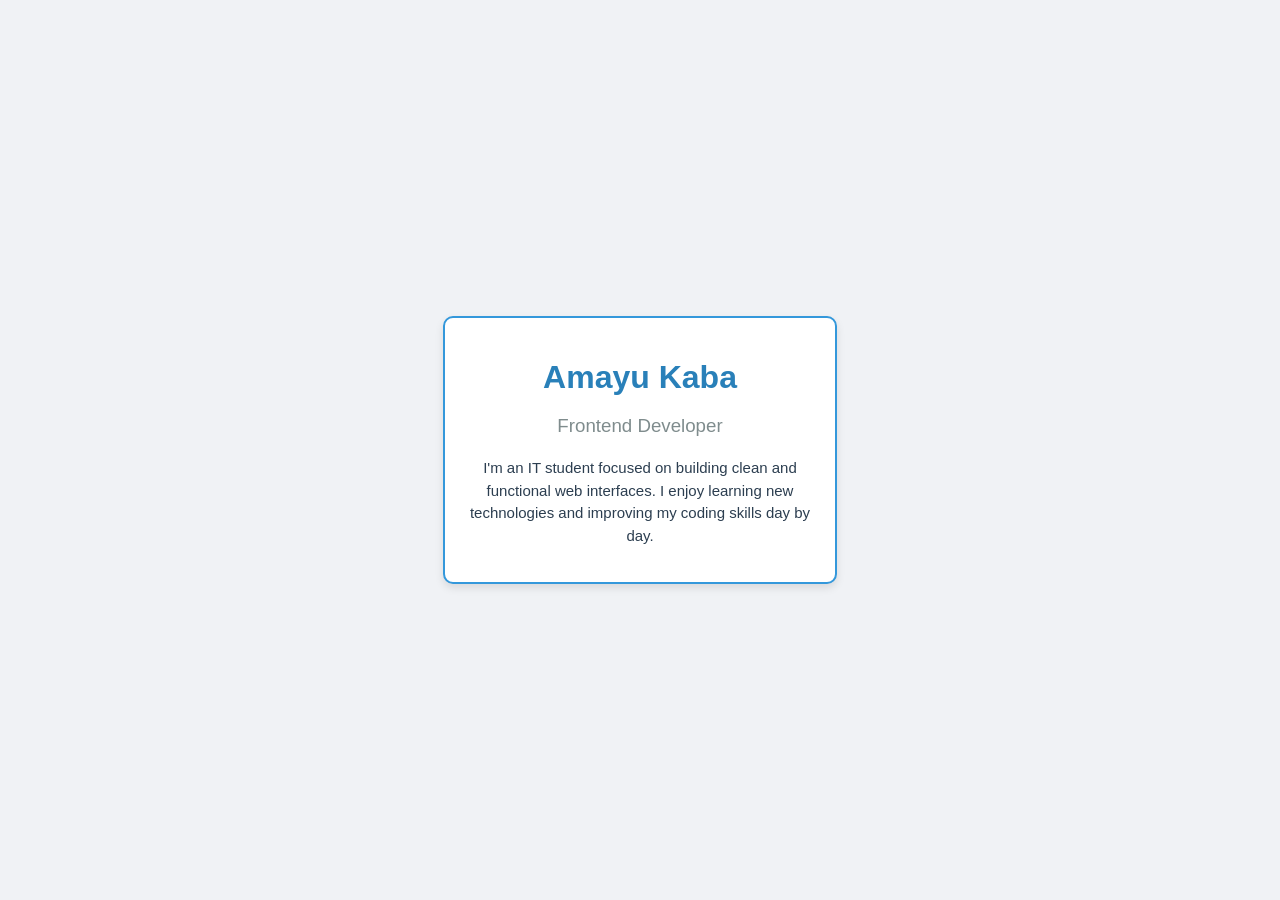
<file: css-box-model/index.html>
<!DOCTYPE html>
<html lang="en">
<head>
    <meta charset="UTF-8">
    <title>Developer Card - Box Model</title>
    <link rel="stylesheet" href="style.css">
</head>
<body>

    <div class="card">
        <h1>Amayu Kaba</h1>
        <h3>Frontend Developer</h3>
        <p>I'm an IT student focused on building clean and functional web interfaces. I enjoy learning new technologies and improving my coding skills day by day.</p>
    </div>

</body>
</html>
</file>
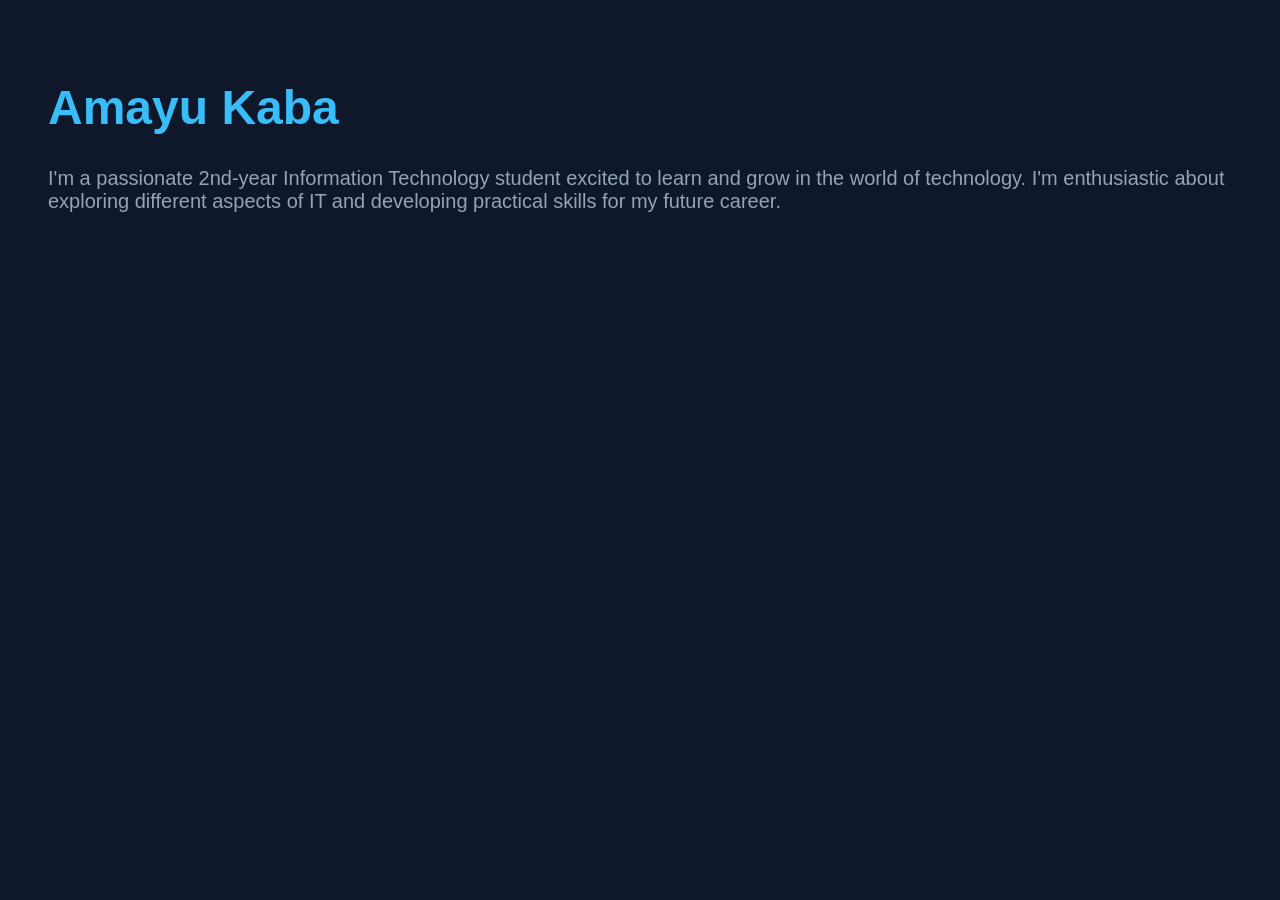
<file: css-introduction/index.html>
<!DOCTYPE html>
<html>
<head>
    <title>CSS Introduction</title>
    <link rel="stylesheet" href="style.css">
  
<body>
    <main class="container">
        <div class="card">
            <h1>Amayu Kaba</h1>
            <p>I'm a passionate 2nd-year Information Technology student excited to learn and grow in the world of technology. I'm enthusiastic about exploring different aspects of IT and developing practical skills for my future career.</p>
        </div>
    </main>
</body>
</html>
</file>
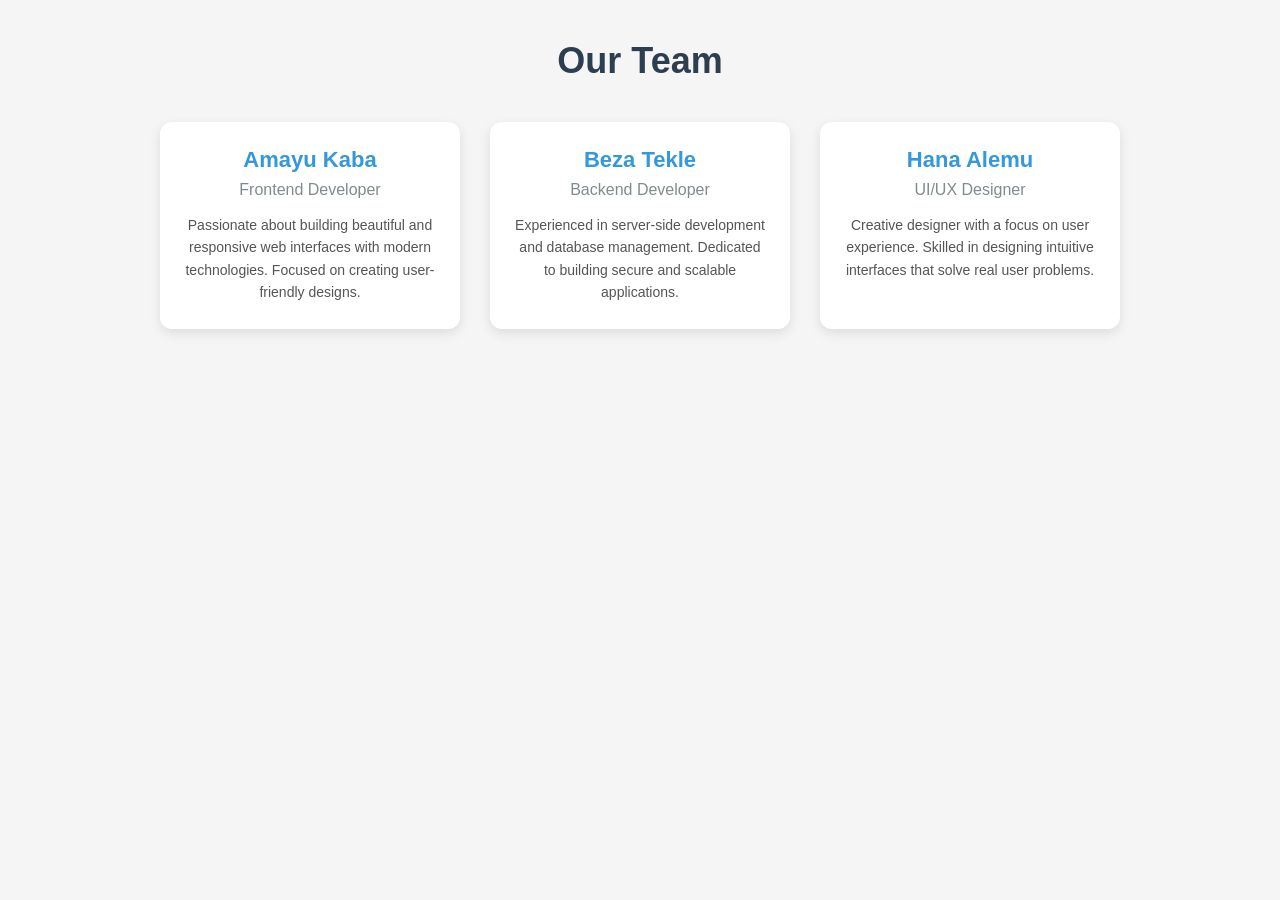
<file: flexbox-team-section/index.html>
<!DOCTYPE html>
<html >
<head>
    <title>Team Members Section</title>
    <link rel="stylesheet" href="style.css">
</head>
<body>

    <div class="team-section">
        <h1>Our Team</h1>
        
        <div class="team-container">
            <div class="team-card">
                <h2>Amayu Kaba</h2>
                <h3>Frontend Developer</h3>
                <p>Passionate about building beautiful and responsive web interfaces with modern technologies. Focused on creating user-friendly designs.</p>
            </div>

            <div class="team-card">
                <h2>Beza Tekle</h2>
                <h3>Backend Developer</h3>
                <p>Experienced in server-side development and database management. Dedicated to building secure and scalable applications.</p>
            </div>

            <div class="team-card">
                <h2>Hana Alemu</h2>
                <h3>UI/UX Designer</h3>
                <p>Creative designer with a focus on user experience. Skilled in designing intuitive interfaces that solve real user problems.</p>
            </div>
        </div>
    </div>

</body>
</html>
</file>
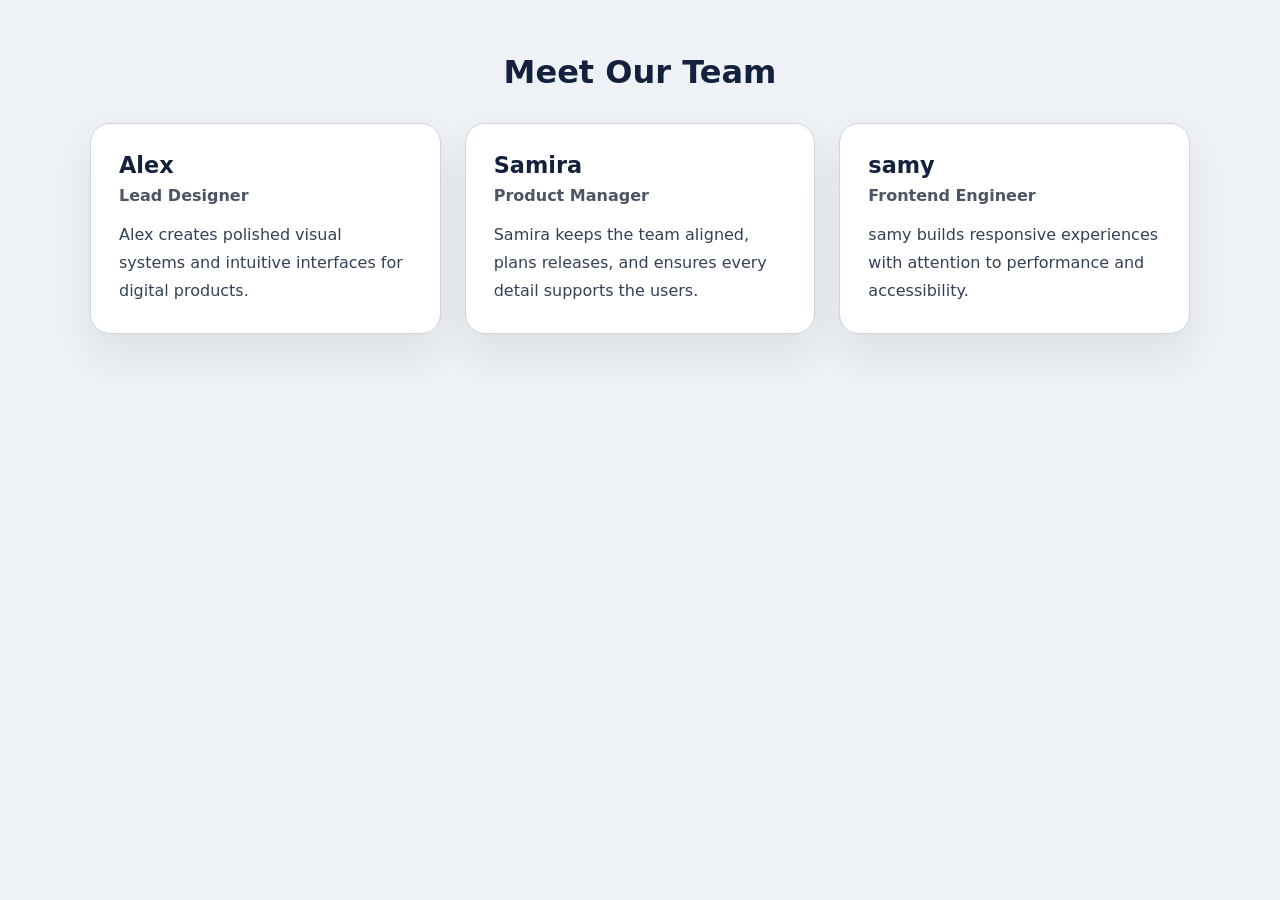
<file: responsive-team-section/index.html>
<!DOCTYPE html>
<html lang="en">
<head>
  <meta charset="UTF-8">
  <meta name="viewport" content="width=device-width, initial-scale=1.0">
  <title>Responsive Team Section</title>
  <link rel="stylesheet" href="style.css">
</head>
<body>
  <main class="team-section">
    <h1>Meet Our Team</h1>
    <div class="team-cards">
      <article class="team-card">
        <h2>Alex </h2>
        <p class="role">Lead Designer</p>
        <p class="description">Alex creates polished visual systems and intuitive interfaces for digital products.</p>
      </article>
      <article class="team-card">
        <h2>Samira </h2>
        <p class="role">Product Manager</p>
        <p class="description">Samira keeps the team aligned, plans releases, and ensures every detail supports the users.</p>
      </article>
      <article class="team-card">
        <h2>samy</h2>
        <p class="role">Frontend Engineer</p>
        <p class="description">samy builds responsive experiences with attention to performance and accessibility.</p>
      </article>
    </div>
  </main>
</body>
</html>
</file>
<file: css-box-model/style.css>
body {
    background-color: #f0f2f5;
    color: #333;
    font-family: Arial, sans-serif;
    
    /* Centering the card */
    display: flex;
    justify-content: center;
    align-items: center;
    min-height: 100vh;
    margin: 0;
}

.card {
    background-color: #ffffff;
    color: #2c3e50;
    
    width: 350px;
    border: 2px solid #3498db;
    padding: 20px;
    margin: 20px;
    
    border-radius: 10px;
    text-align: center;
    box-shadow: 0 4px 8px rgba(0,0,0,0.1);
}

h1 {
    color: #2980b9;
    margin-bottom: 5px;
}

h3 {
    color: #7f8c8d;
    font-weight: normal;
    margin-bottom: 20px;
}

p {
    line-height: 1.5;
    font-size: 15px;
}
</file>
<file: css-introduction/style.css>
/* Applying only Text color, Background color, and Font size as per requirements */

body {
    background-color: #0f172a; /* Background color */
    color: #f8fafc;            /* Text color */
    font-size: 18px;           /* Font size */
    font-family: sans-serif;
    padding: 40px;
}

h1 {
    font-size: 48px;           /* Font size */
    color: #38bdf8;            /* Text color */
}

p {
    font-size: 20px;           /* Font size */
    color: #94a3b8;            /* Text color */
}
</file>
<file: flexbox-team-section/style.css>
* {
    margin: 0;
    padding: 0;
    box-sizing: border-box;
}

body {
    background-color: #f5f5f5;
    font-family: Arial, sans-serif;
    padding: 40px 20px;
}

.team-section {
    max-width: 1200px;
    margin: 0 auto;
}

.team-section h1 {
    text-align: center;
    color: #2c3e50;
    margin-bottom: 40px;
    font-size: 36px;
}

.team-container {
    display: flex;
    justify-content: center;
    gap: 30px;
    margin-bottom: 40px;
}

.team-card {
    background-color: #ffffff;
    width: 300px;
    padding: 25px;
    border-radius: 12px;
    box-shadow: 0 4px 12px rgba(0, 0, 0, 0.1);
    text-align: center;
    transition: transform 0.3s ease, box-shadow 0.3s ease;
}

.team-card:hover {
    transform: translateY(-5px);
    box-shadow: 0 8px 16px rgba(0, 0, 0, 0.15);
}

.team-card h2 {
    color: #3498db;
    font-size: 22px;
    margin-bottom: 8px;
}

.team-card h3 {
    color: #7f8c8d;
    font-weight: 500;
    font-size: 16px;
    margin-bottom: 15px;
}

.team-card p {
    color: #555555;
    line-height: 1.6;
    font-size: 14px;
}
</file>
<file: responsive-team-section/style.css>
:root {
  --bg: #eef2f6;
  --card: #ffffff;
  --text: #14213d;
  --muted: #4b5563;
  --border: #d1d5db;
}

* {
  box-sizing: border-box;
}

body {
  margin: 0;
  padding: 2rem;
  font-family: Inter, system-ui, -apple-system, BlinkMacSystemFont, "Segoe UI", sans-serif;
  background-color: var(--bg);
  color: var(--text);
}

.team-section {
  max-width: 1100px;
  margin: 0 auto;
}

.team-section h1 {
  text-align: center;
  margin-bottom: 2rem;
  font-size: clamp(2rem, 2.5vw, 2.75rem);
}

.team-cards {
  display: flex;
  gap: 1.5rem;
  flex-wrap: wrap;
  justify-content: center;
}

.team-card {
  background-color: var(--card);
  padding: 1.75rem;
  border-radius: 20px;
  border: 1px solid var(--border);
  box-shadow: 0 20px 40px rgba(15, 23, 42, 0.08);
  flex: 1 1 280px;
  min-width: 240px;
}

.team-card h2 {
  margin: 0 0 0.5rem;
  font-size: 1.4rem;
}

.role {
  margin: 0 0 1rem;
  color: var(--muted);
  font-weight: 600;
}

.description {
  margin: 0;
  line-height: 1.75;
  color: #334155;
}

@media (max-width: 768px) {
  .team-cards {
    flex-direction: column;
    gap: 1rem;
  }
}
</file>
